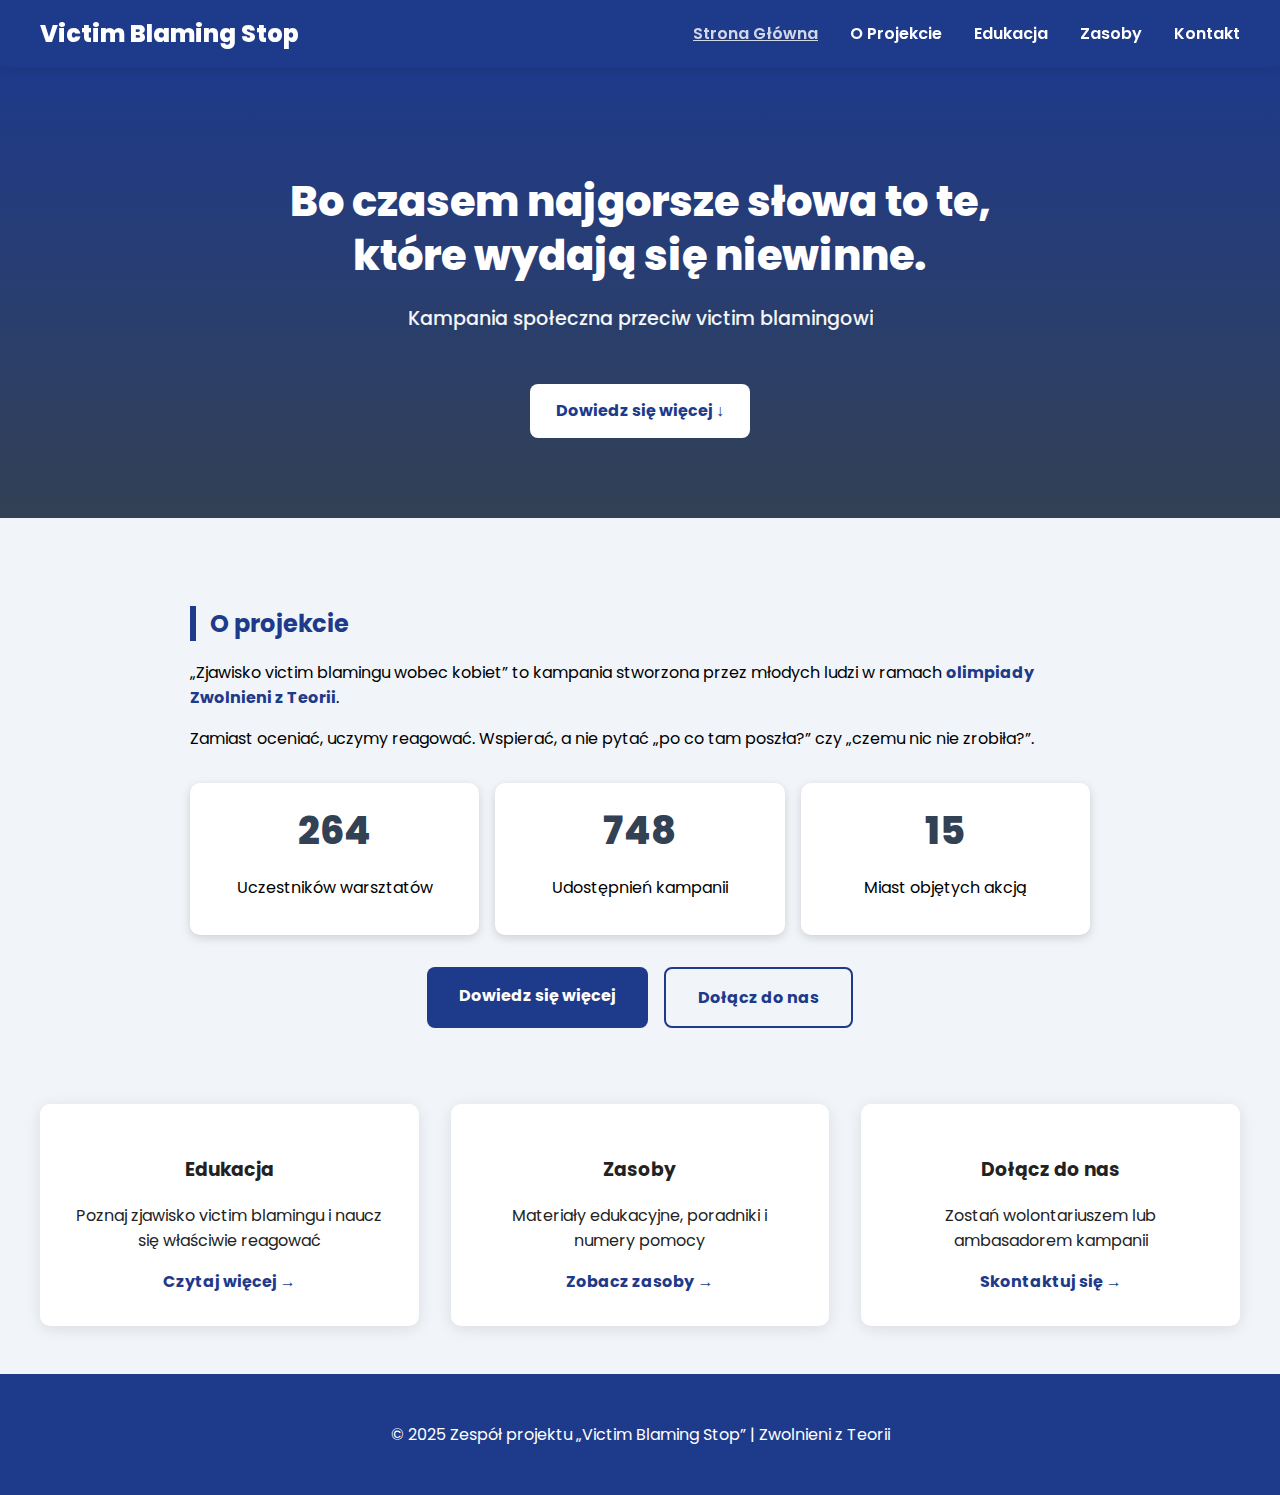
<file: index.html>
<!DOCTYPE html>
<html lang="pl">
<head>
  <meta charset="UTF-8" />
  <meta name="viewport" content="width=device-width, initial-scale=1.0" />
  <title>Victim Blaming Stop - Strona Główna</title>
  <link rel="stylesheet" href="style.css" />
  <link href="https://fonts.googleapis.com/css2?family=Poppins:wght@400;600;800&display=swap" rel="stylesheet">
</head>

<body>
  <nav class="navbar">
    <div class="nav-container">
      <a href="index.html" class="nav-logo">Victim Blaming Stop</a>
      <div class="nav-menu">
        <a href="index.html" class="nav-link active">Strona Główna</a>
        <a href="o-projekcie.html" class="nav-link">O Projekcie</a>
        <a href="edukacja.html" class="nav-link">Edukacja</a>
        <a href="zasoby.html" class="nav-link">Zasoby</a>
        <a href="kontakt.html" class="nav-link">Kontakt</a>
      </div>
    </div>
  </nav>

  <header>
    <div class="header-content">
      <h1>Bo czasem najgorsze słowa to te, które wydają się niewinne.</h1>
      <p class="subtitle">Kampania społeczna przeciw victim blamingowi</p>
      <a href="o-projekcie.html" class="scroll-btn">Dowiedz się więcej ↓</a>
    </div>
  </header>

  <section class="intro" id="intro">
    <h2>O projekcie</h2>
    <p>
      „Zjawisko victim blamingu wobec kobiet” to kampania stworzona przez młodych ludzi w ramach 
      <strong class="highlight">olimpiady Zwolnieni z Teorii</strong>. 
    </p>
    <p>
      Zamiast oceniać, uczymy reagować. Wspierać, a nie pytać „po co tam poszła?” czy „czemu nic nie zrobiła?”.
    </p>

    <div class="stats">
      <div class="stat">
        <div class="number" id="counter1">0</div>
        <p>Uczestników warsztatów</p>
      </div>
      <div class="stat">
        <div class="number" id="counter2">0</div>
        <p>Udostępnień kampanii</p>
      </div>
      <div class="stat">
        <div class="number" id="counter3">0</div>
        <p>Miast objętych akcją</p>
      </div>
    </div>
    
    <div class="cta-buttons">
      <a href="edukacja.html" class="cta-btn">Dowiedz się więcej</a>
      <a href="kontakt.html" class="cta-btn secondary">Dołącz do nas</a>
    </div>
  </section>

  <section class="preview-sections">
    <div class="preview-card">
      <h3>Edukacja</h3>
      <p>Poznaj zjawisko victim blamingu i naucz się właściwie reagować</p>
      <a href="edukacja.html" class="preview-link">Czytaj więcej →</a>
    </div>
    
    <div class="preview-card">
      <h3>Zasoby</h3>
      <p>Materiały edukacyjne, poradniki i numery pomocy</p>
      <a href="zasoby.html" class="preview-link">Zobacz zasoby →</a>
    </div>
    
    <div class="preview-card">
      <h3>Dołącz do nas</h3>
      <p>Zostań wolontariuszem lub ambasadorem kampanii</p>
      <a href="kontakt.html" class="preview-link">Skontaktuj się →</a>
    </div>
  </section>
  <footer>
    <div class="footer-content">
      <p>© 2025 Zespół projektu „Victim Blaming Stop” | Zwolnieni z Teorii</p>
    </div>
  </footer>

  <script src="script.js"></script>
</body>
</html>
</file>
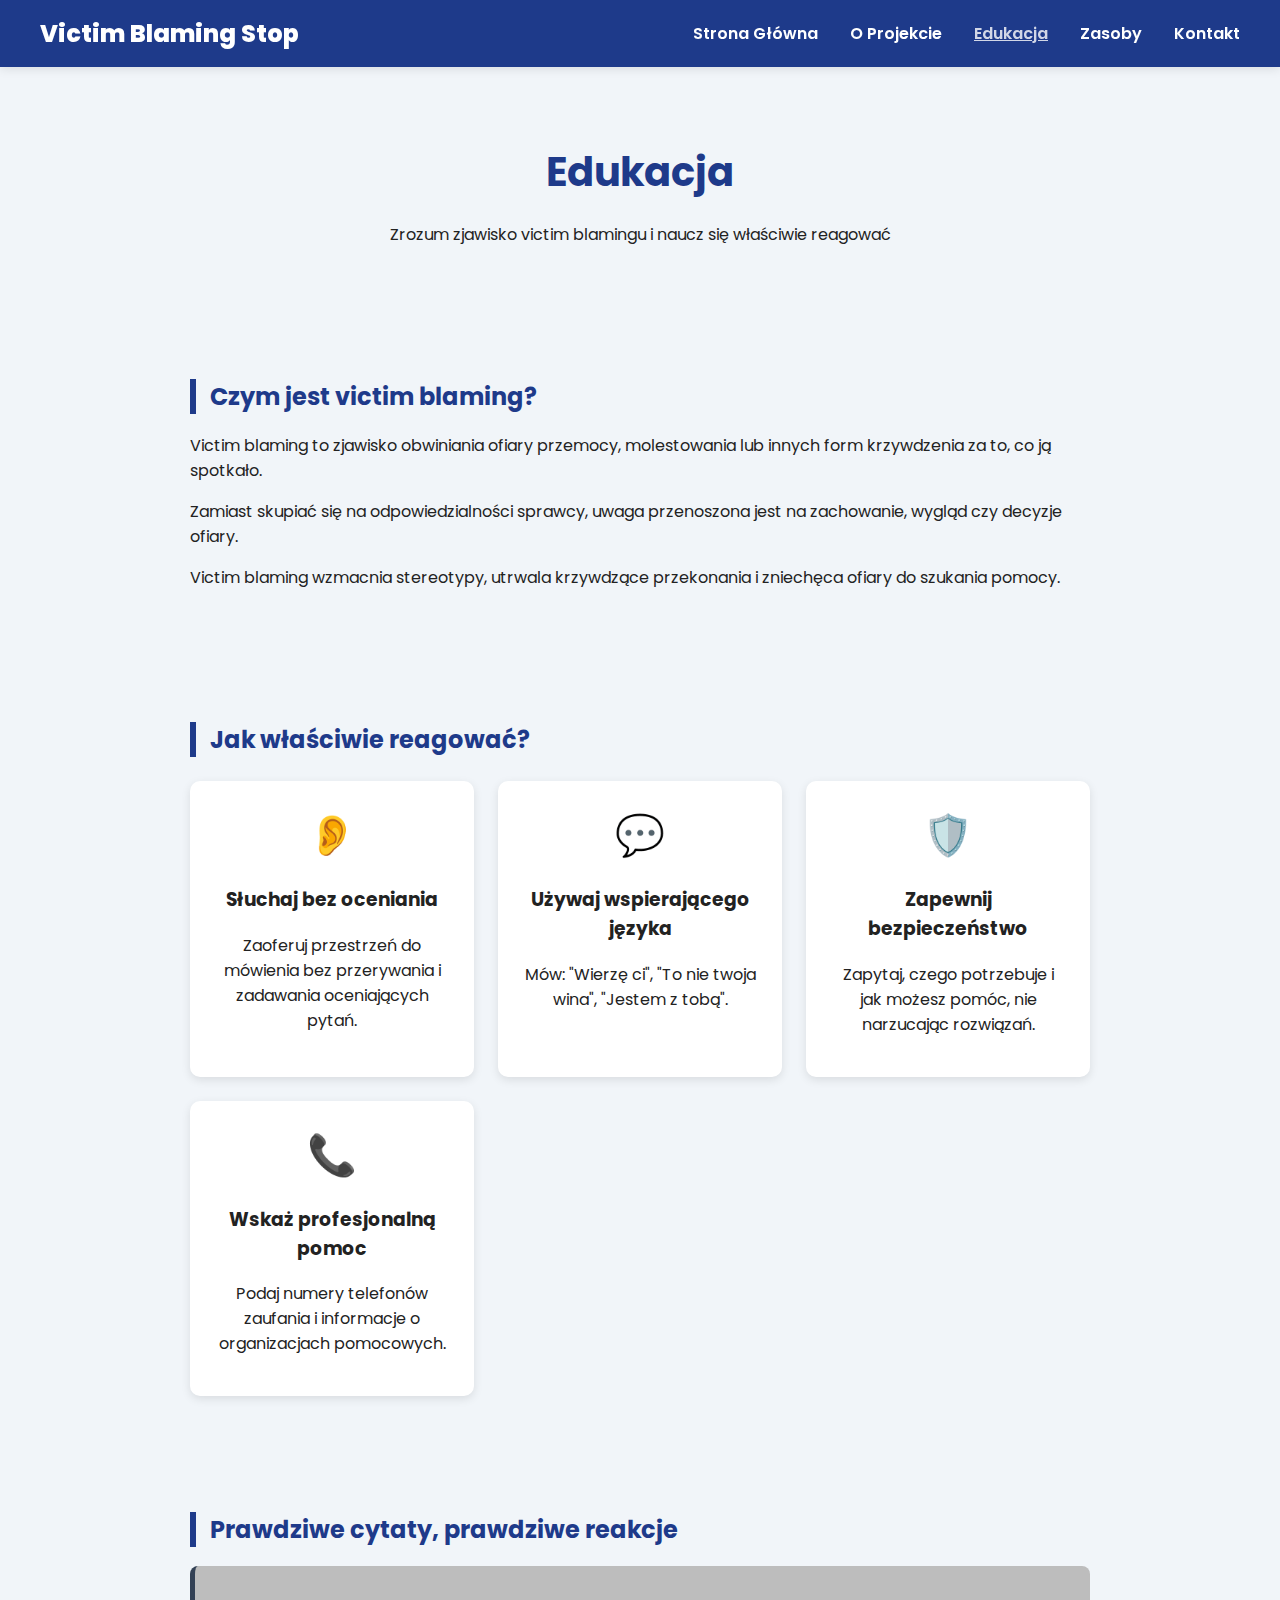
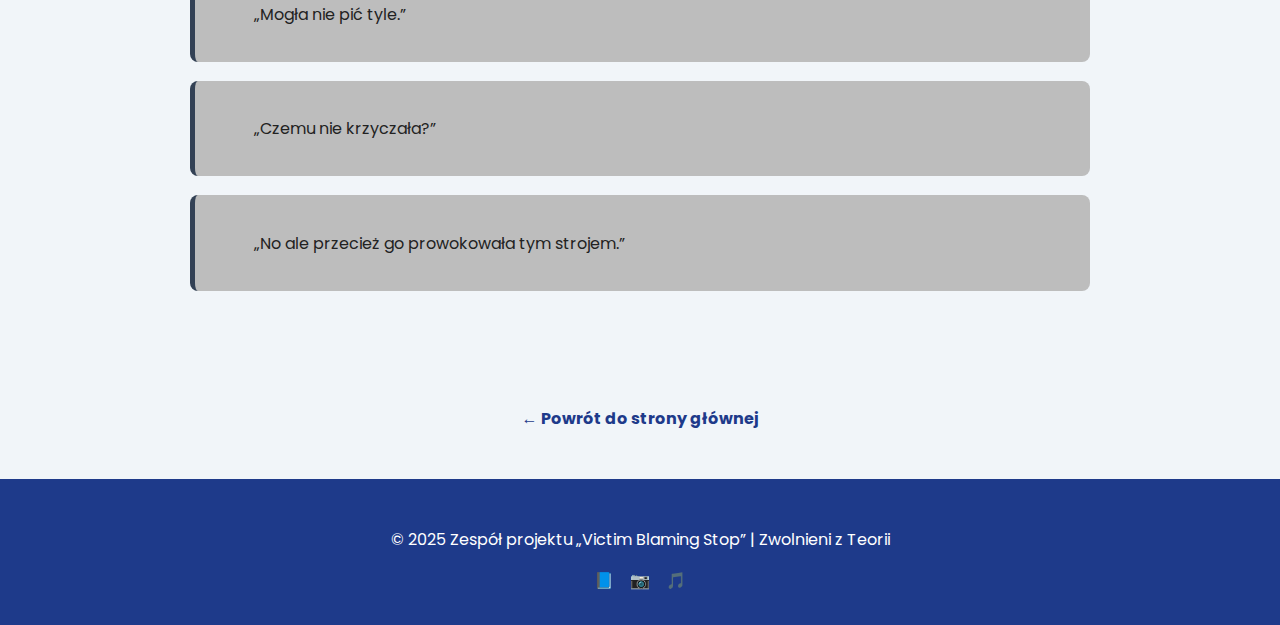
<file: edukacja.html>
<!DOCTYPE html>
<html lang="pl">
<head>
  <meta charset="UTF-8" />
  <meta name="viewport" content="width=device-width, initial-scale=1.0" />
  <title>Edukacja - Victim Blaming Stop</title>
  <link rel="stylesheet" href="style.css" />
  <link href="https://fonts.googleapis.com/css2?family=Poppins:wght@400;600;800&display=swap" rel="stylesheet">
</head>

<body>
  <nav class="navbar">
    <div class="nav-container">
      <a href="index.html" class="nav-logo">Victim Blaming Stop</a>
      <div class="nav-menu">
        <a href="index.html" class="nav-link">Strona Główna</a>
        <a href="o-projekcie.html" class="nav-link">O Projekcie</a>
        <a href="edukacja.html" class="nav-link active">Edukacja</a>
        <a href="zasoby.html" class="nav-link">Zasoby</a>
        <a href="kontakt.html" class="nav-link">Kontakt</a>
      </div>
    </div>
  </nav>

  <section class="page-header">
    <h1>Edukacja</h1>
    <p>Zrozum zjawisko victim blamingu i naucz się właściwie reagować</p>
  </section>

  <section class="definition">
    <h2>Czym jest victim blaming?</h2>
    <div class="definition-content">
      <p>Victim blaming to zjawisko obwiniania ofiary przemocy, molestowania lub innych form krzywdzenia za to, co ją spotkało.</p>
      <p>Zamiast skupiać się na odpowiedzialności sprawcy, uwaga przenoszona jest na zachowanie, wygląd czy decyzje ofiary.</p>
      <p>Victim blaming wzmacnia stereotypy, utrwala krzywdzące przekonania i zniechęca ofiary do szukania pomocy.</p>
    </div>
  </section>

  <section class="how-to-respond">
    <h2>Jak właściwie reagować?</h2>
    <div class="response-guide">
      <div class="response-item">
        <div class="response-icon">👂</div>
        <h3>Słuchaj bez oceniania</h3>
        <p>Zaoferuj przestrzeń do mówienia bez przerywania i zadawania oceniających pytań.</p>
      </div>
      <div class="response-item">
        <div class="response-icon">💬</div>
        <h3>Używaj wspierającego języka</h3>
        <p>Mów: "Wierzę ci", "To nie twoja wina", "Jestem z tobą".</p>
      </div>
      <div class="response-item">
        <div class="response-icon">🛡️</div>
        <h3>Zapewnij bezpieczeństwo</h3>
        <p>Zapytaj, czego potrzebuje i jak możesz pomóc, nie narzucając rozwiązań.</p>
      </div>
      <div class="response-item">
        <div class="response-icon">📞</div>
        <h3>Wskaż profesjonalną pomoc</h3>
        <p>Podaj numery telefonów zaufania i informacje o organizacjach pomocowych.</p>
      </div>
    </div>
  </section>

  <section class="quotes">
    <h2>Prawdziwe cytaty, prawdziwe reakcje</h2>
    <div class="quote-box">
      <blockquote>„Mogła nie pić tyle.”</blockquote>
      <p class="reaction">Kontrreakcja: „To nie alkohol jest winny. To osoba, która przekroczyła granice.”</p>
    </div>
    <div class="quote-box">
      <blockquote>„Czemu nie krzyczała?”</blockquote>
      <p class="reaction">Kontrreakcja: „Zamrożenie to naturalna reakcja na traumę. Nie oceniaj.”</p>
    </div>
    <div class="quote-box">
      <blockquote>„No ale przecież go prowokowała tym strojem.”</blockquote>
      <p class="reaction">Kontrreakcja: „Nikt nie ma prawa naruszać czyjejś nietykalności, niezależnie od ubioru.”</p>
    </div>
  </section>

  <div class="back-to-home">
    <a href="index.html" class="back-btn">← Powrót do strony głównej</a>
  </div>

  <footer>
    <div class="footer-content">
      <p>© 2025 Zespół projektu „Victim Blaming Stop” | Zwolnieni z Teorii</p>
      <div class="social-links">
        <a href="#" aria-label="Facebook">📘</a>
        <a href="#" aria-label="Instagram">📷</a>
        <a href="#" aria-label="TikTok">🎵</a>
      </div>
    </div>
  </footer>

  <script src="script.js"></script>
</body>
</html>
</file>
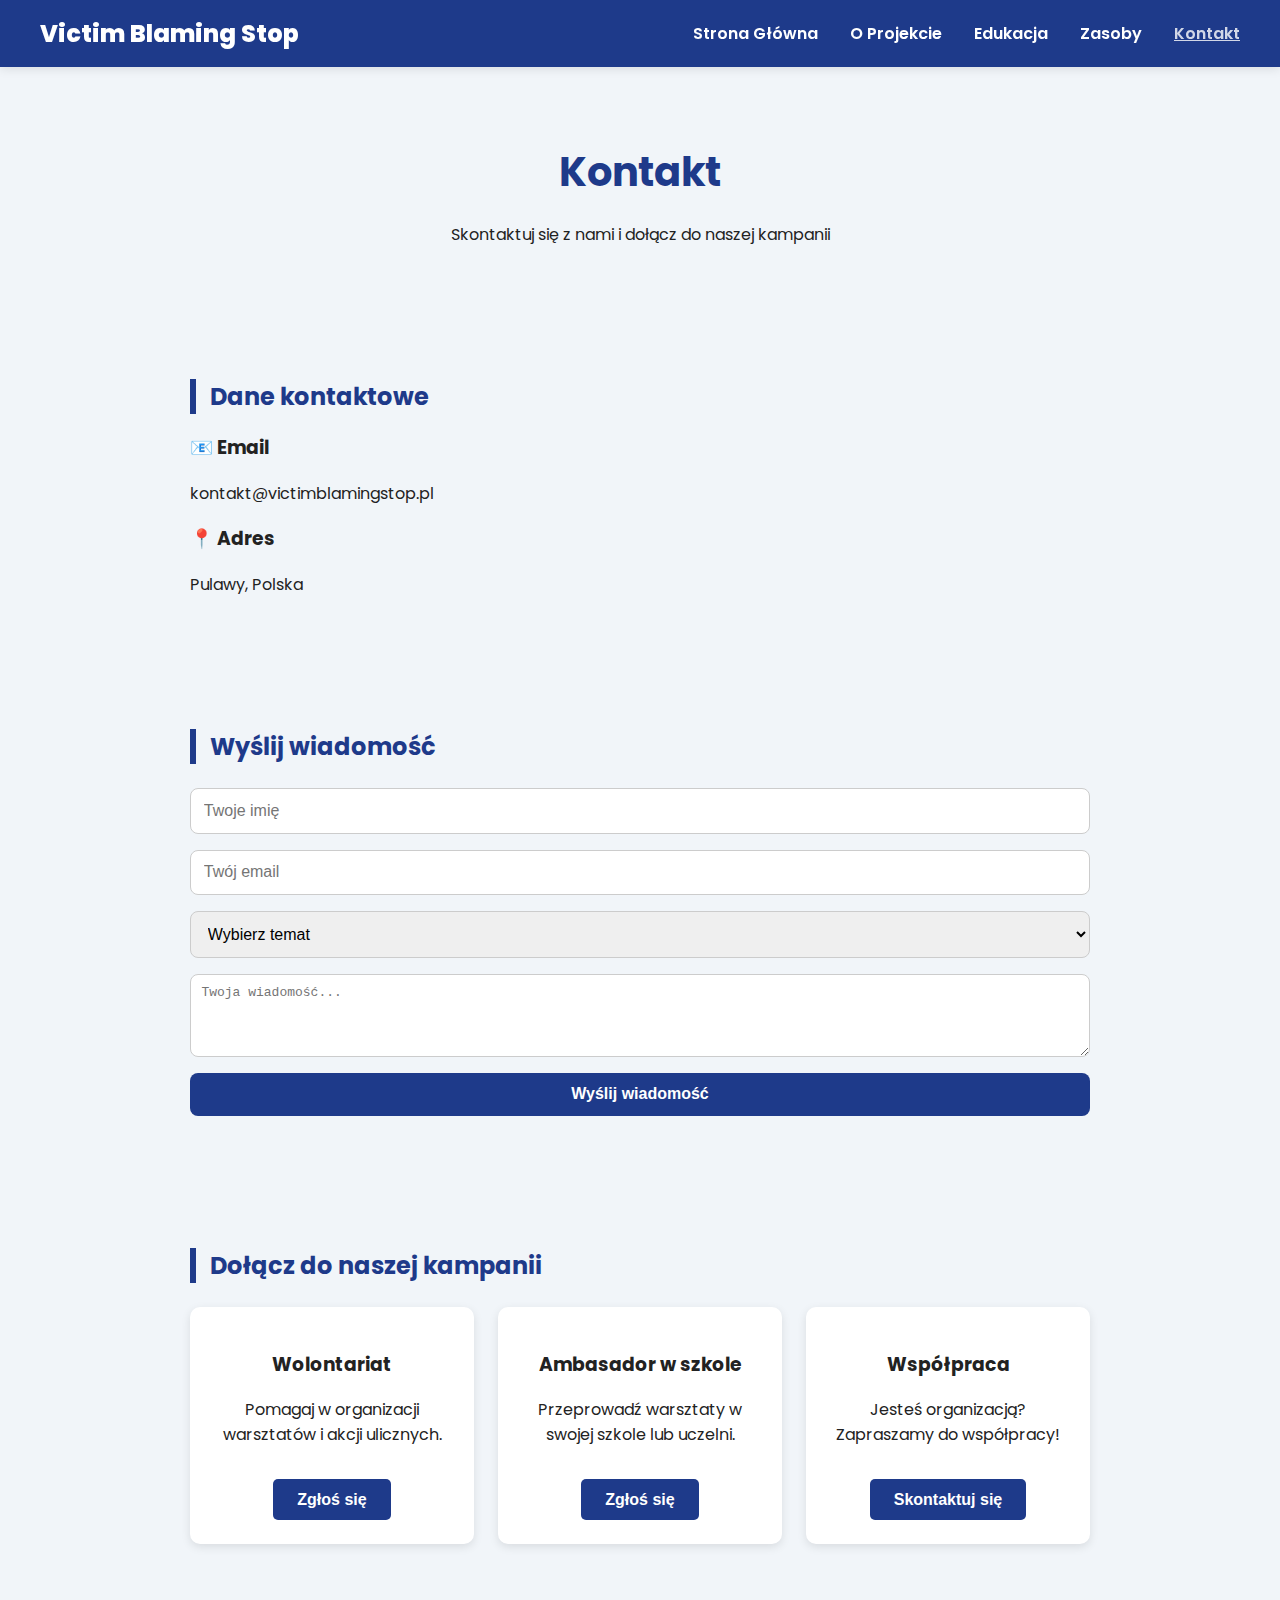
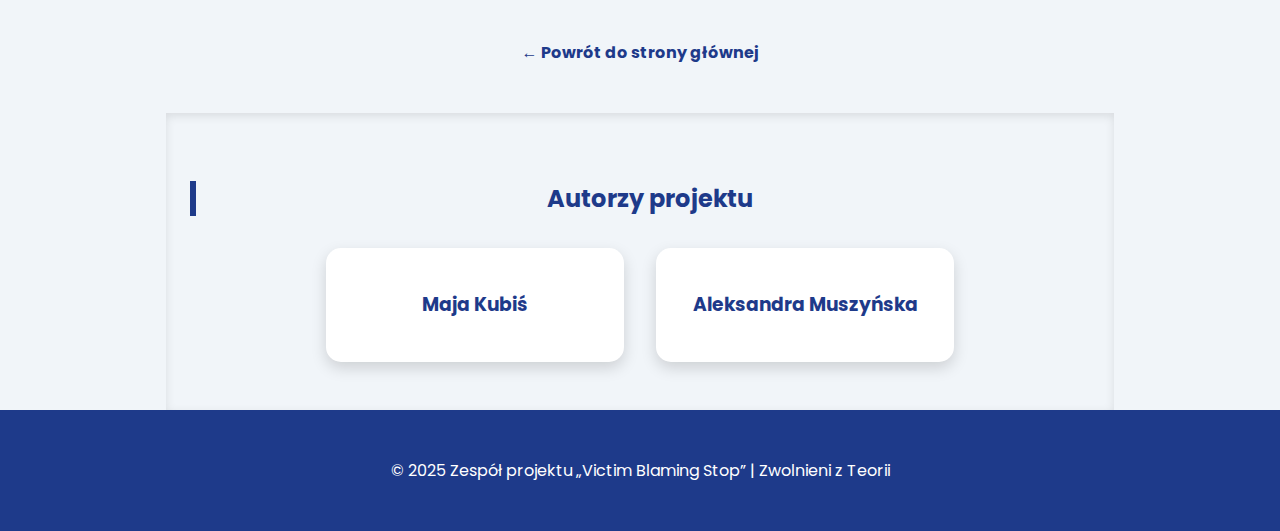
<file: kontakt.html>
<!DOCTYPE html>
<html lang="pl">
<head>
  <meta charset="UTF-8" />
  <meta name="viewport" content="width=device-width, initial-scale=1.0" />
  <title>Kontakt - Victim Blaming Stop</title>
  <link rel="stylesheet" href="style.css" />
  <link href="https://fonts.googleapis.com/css2?family=Poppins:wght@400;600;800&display=swap" rel="stylesheet">
</head>

<body>
  <nav class="navbar">
    <div class="nav-container">
      <a href="index.html" class="nav-logo">Victim Blaming Stop</a>
      <div class="nav-menu">
        <a href="index.html" class="nav-link">Strona Główna</a>
        <a href="o-projekcie.html" class="nav-link">O Projekcie</a>
        <a href="edukacja.html" class="nav-link">Edukacja</a>
        <a href="zasoby.html" class="nav-link">Zasoby</a>
        <a href="kontakt.html" class="nav-link active">Kontakt</a>
      </div>
    </div>
  </nav>

  <section class="page-header">
    <h1>Kontakt</h1>
    <p>Skontaktuj się z nami i dołącz do naszej kampanii</p>
  </section>

  <section class="contact-info">
    <h2>Dane kontaktowe</h2>
    <div class="contact-details">
      <div class="contact-item">
        <h3>📧 Email</h3>
        <p>kontakt@victimblamingstop.pl</p>
      </div>
      <div class="contact-item">
        <h3>📍 Adres</h3>
        <p>Pulawy, Polska</p>
      </div>
      <div class="contact-item">
      </div>
    </div>
  </section>

  <section class="contact-form-section">
    <h2>Wyślij wiadomość</h2>
    <form id="contactForm" class="contact-form">
      <input type="text" id="name" placeholder="Twoje imię" required />
      <input type="email" id="email" placeholder="Twój email" required />
      <select id="subject" required>
        <option value="">Wybierz temat</option>
        <option value="volunteer">Wolontariat</option>
        <option value="ambassador">Ambasador w szkole</option>
        <option value="cooperation">Współpraca</option>
        <option value="question">Pytanie</option>
        <option value="other">Inne</option>
      </select>
      <textarea id="message" rows="4" placeholder="Twoja wiadomość..." required></textarea>
      <button type="submit">Wyślij wiadomość</button>
    </form>
    <p id="formResponse"></p>
  </section>

  <section class="join-us"><!-- Miejsce rozwojowe, tzn. w przyszlosci mozna dodac opcje do dolaczenia -->
    <h2>Dołącz do naszej kampanii</h2>
    <div class="join-options">
      <div class="join-option">
        <h3>Wolontariat</h3>
        <p>Pomagaj w organizacji warsztatów i akcji ulicznych.</p>
        <button class="join-btn" data-type="volunteer">Zgłoś się</button>
      </div>
      <div class="join-option">
        <h3>Ambasador w szkole</h3>
        <p>Przeprowadź warsztaty w swojej szkole lub uczelni.</p>
        <button class="join-btn" data-type="ambassador">Zgłoś się</button>
      </div>
      <div class="join-option">
        <h3>Współpraca</h3>
        <p>Jesteś organizacją? Zapraszamy do współpracy!</p>
        <button class="join-btn" data-type="cooperation">Skontaktuj się</button>
      </div>
    </div>
  </section>

  <div class="back-to-home">
    <a href="index.html" class="back-btn">← Powrót do strony głównej</a>
  </div>
 <section class="authors">
    <h2>Autorzy projektu</h2>
    <div class="authors-container">
      <div class="author">
        <h3>Maja Kubiś</h3>
      </div>
      <div class="author">
        <h3>Aleksandra Muszyńska</h3>
      </div>
      </div>
    </div>
  </section>
  <footer>
    <div class="footer-content">
      <p>© 2025 Zespół projektu „Victim Blaming Stop” | Zwolnieni z Teorii</p>
    </div>
  </footer>

  <script src="script.js"></script>
</body>
</html>
</file>
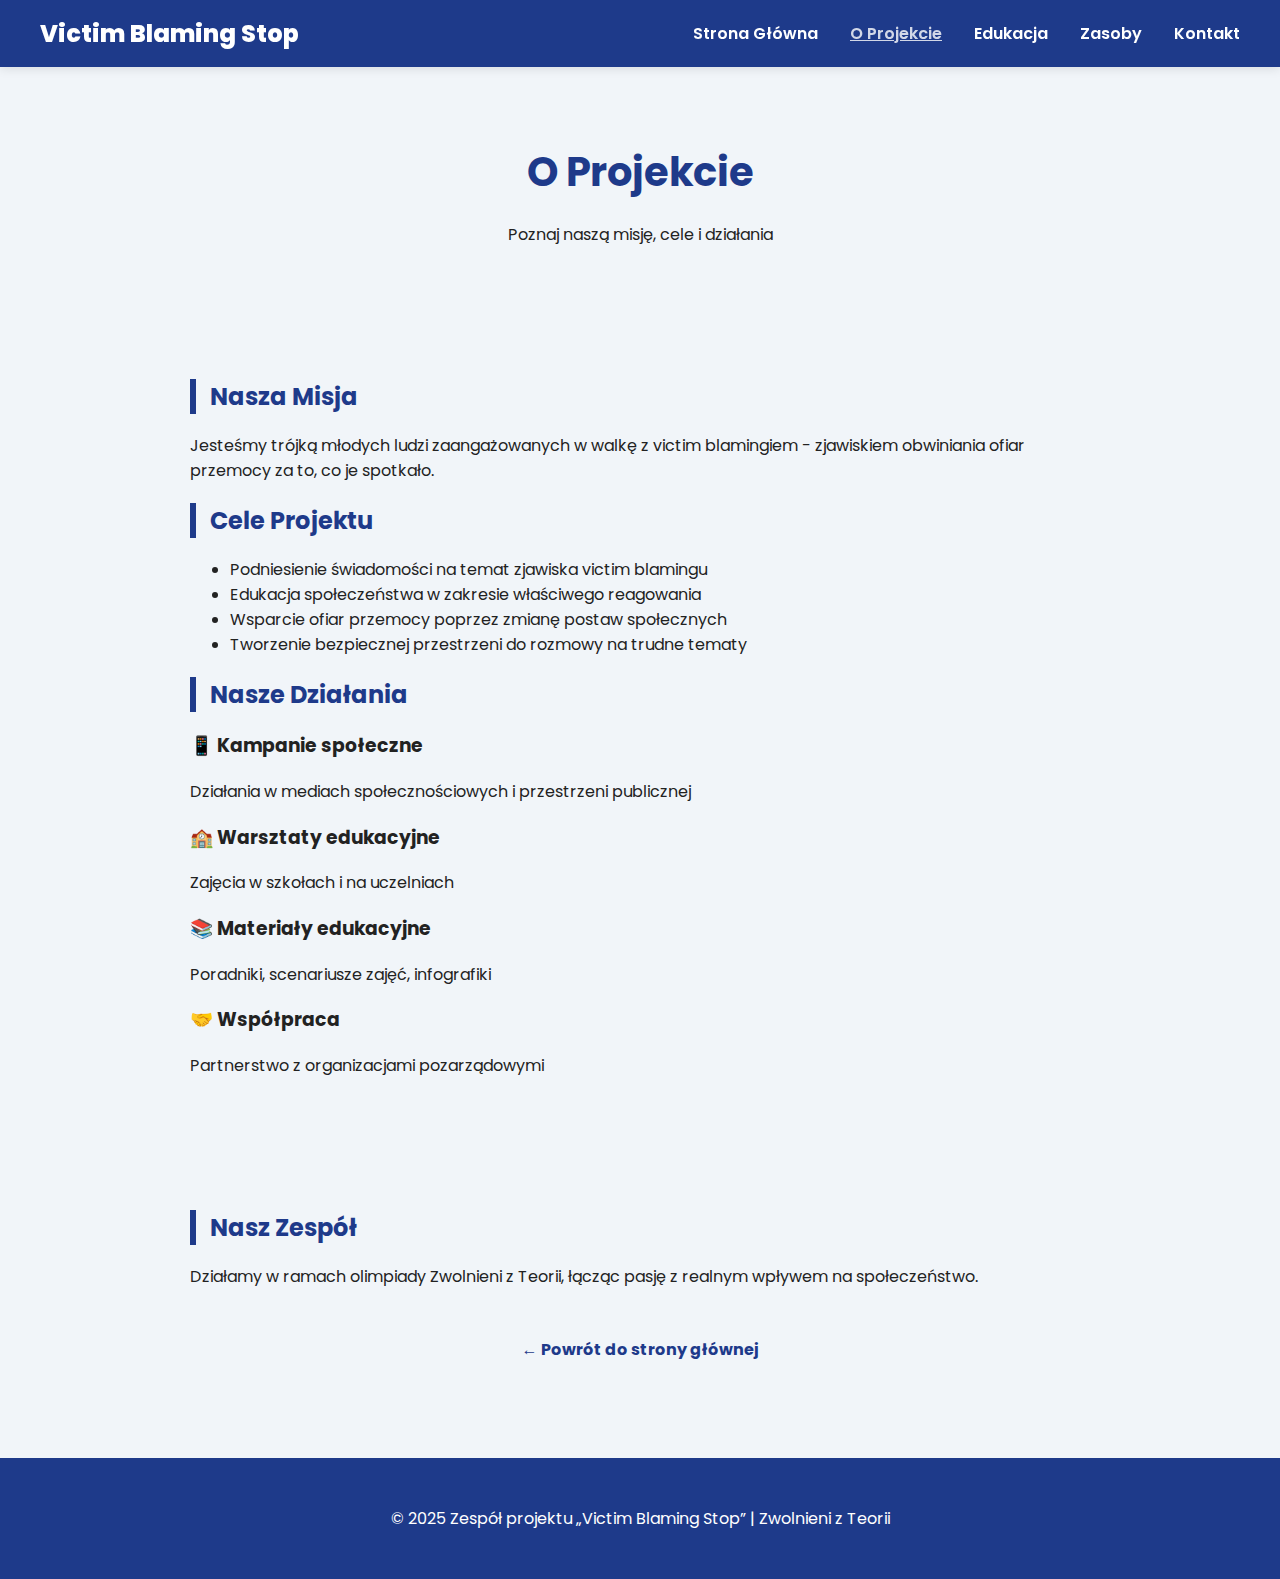
<file: o-projekcie.html>
<!DOCTYPE html>
<html lang="pl">
<head>
  <meta charset="UTF-8" />
  <meta name="viewport" content="width=device-width, initial-scale=1.0" />
  <title>O Projekcie - Victim Blaming Stop</title>
  <link rel="stylesheet" href="style.css" />
  <link href="https://fonts.googleapis.com/css2?family=Poppins:wght@400;600;800&display=swap" rel="stylesheet">
</head>

<body>
  <nav class="navbar">
    <div class="nav-container">
      <a href="index.html" class="nav-logo">Victim Blaming Stop</a>
      <div class="nav-menu">
        <a href="index.html" class="nav-link">Strona Główna</a>
        <a href="o-projekcie.html" class="nav-link active">O Projekcie</a>
        <a href="edukacja.html" class="nav-link">Edukacja</a>
        <a href="zasoby.html" class="nav-link">Zasoby</a>
        <a href="kontakt.html" class="nav-link">Kontakt</a>
      </div>
    </div>
  </nav>

  <section class="page-header">
    <h1>O Projekcie</h1>
    <p>Poznaj naszą misję, cele i działania</p>
  </section>

  <section class="about-content">
    <div class="about-text">
      <h2>Nasza Misja</h2>
      <p>Jesteśmy trójką młodych ludzi zaangażowanych w walkę z victim blamingiem - zjawiskiem obwiniania ofiar przemocy za to, co je spotkało.</p>
      
      <h2>Cele Projektu</h2>
      <ul>
        <li>Podniesienie świadomości na temat zjawiska victim blamingu</li>
        <li>Edukacja społeczeństwa w zakresie właściwego reagowania</li>
        <li>Wsparcie ofiar przemocy poprzez zmianę postaw społecznych</li>
        <li>Tworzenie bezpiecznej przestrzeni do rozmowy na trudne tematy</li>
      </ul>

      <h2>Nasze Działania</h2>
      <div class="actions-grid">
        <div class="action-item">
          <h3>📱 Kampanie społeczne</h3>
          <p>Działania w mediach społecznościowych i przestrzeni publicznej</p>
        </div>
        <div class="action-item">
          <h3>🏫 Warsztaty edukacyjne</h3>
          <p>Zajęcia w szkołach i na uczelniach</p>
        </div>
        <div class="action-item">
          <h3>📚 Materiały edukacyjne</h3>
          <p>Poradniki, scenariusze zajęć, infografiki</p>
        </div>
        <div class="action-item">
          <h3>🤝 Współpraca</h3>
          <p>Partnerstwo z organizacjami pozarządowymi</p>
        </div>
      </div>
    </div>
  </section>

  <section class="team">
    <h2>Nasz Zespół</h2>
    <p>Działamy w ramach olimpiady Zwolnieni z Teorii, łącząc pasję z realnym wpływem na społeczeństwo.</p>
    
    <div class="back-to-home">
      <a href="index.html" class="back-btn">← Powrót do strony głównej</a>
    </div>
  </section>

  <footer>
    <div class="footer-content">
      <p>© 2025 Zespół projektu „Victim Blaming Stop” | Zwolnieni z Teorii</p>
    </div>
  </footer>
</body>

</html>
</file>
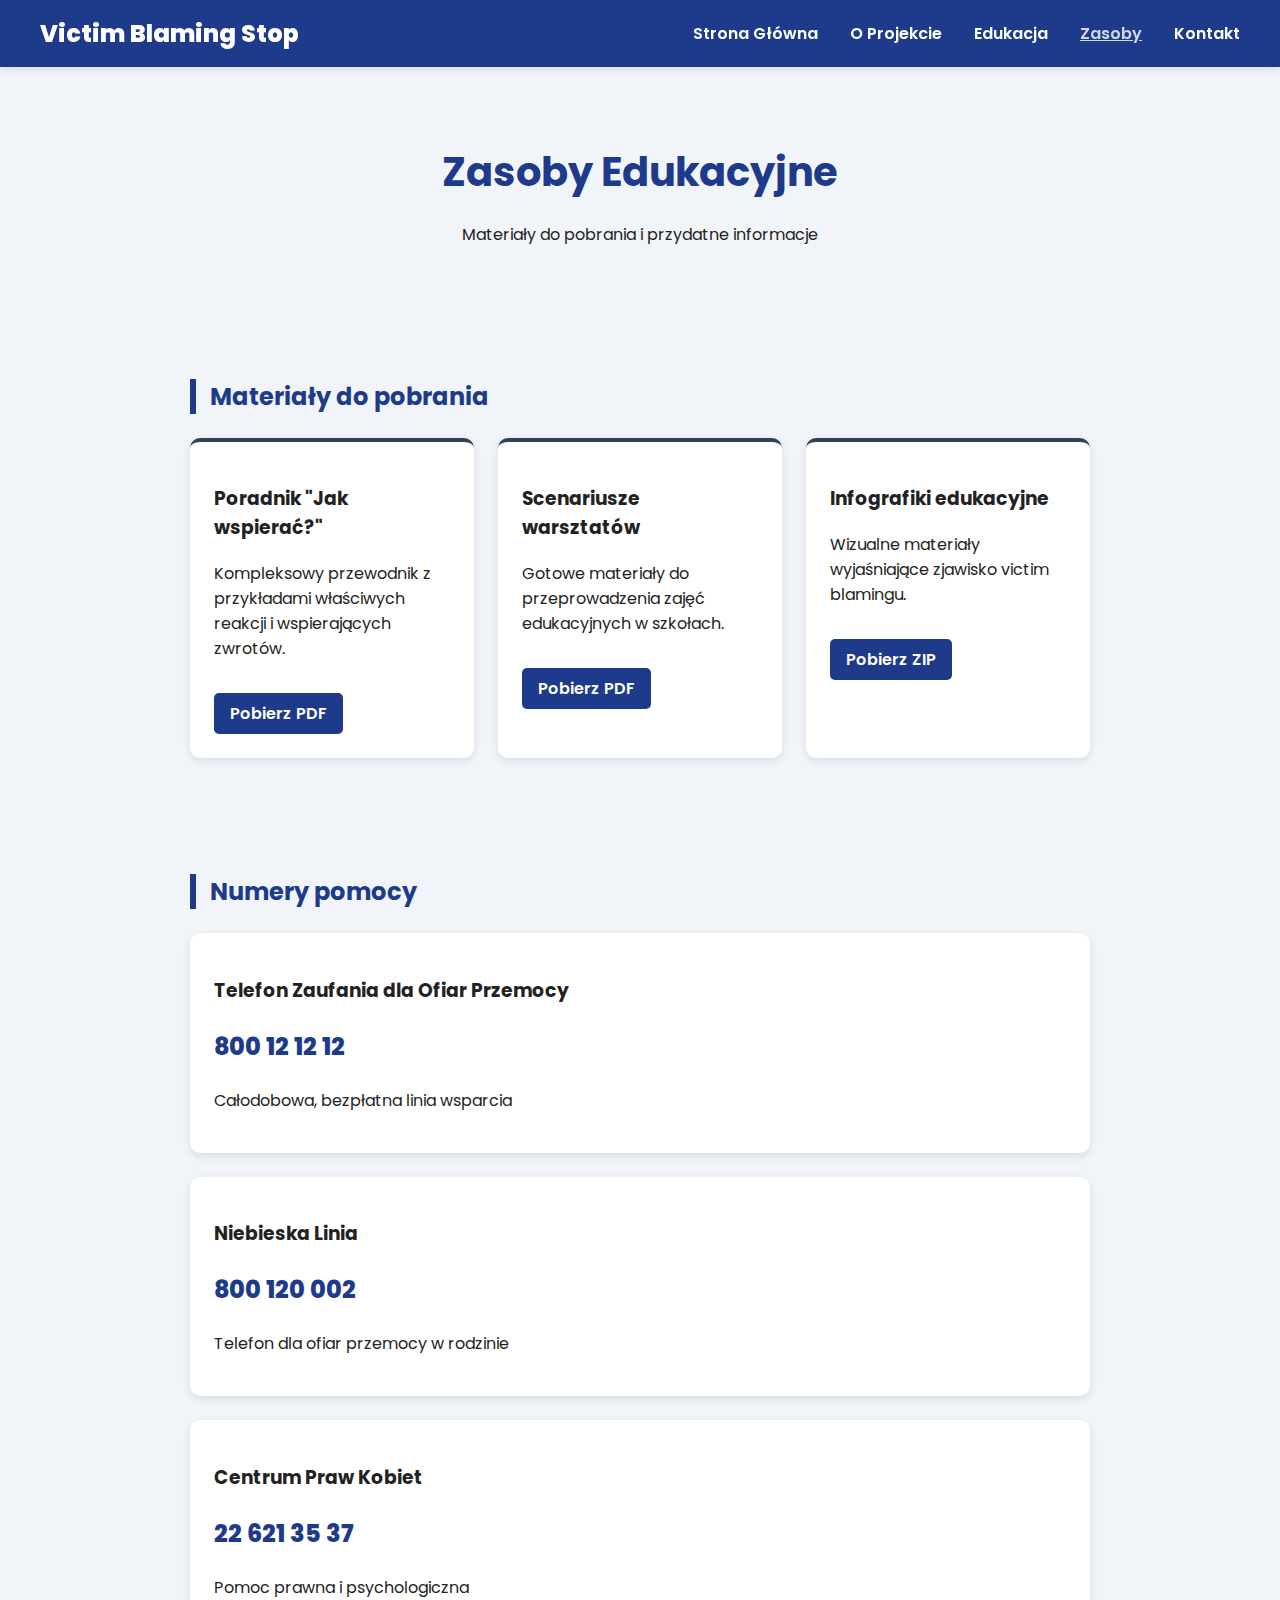
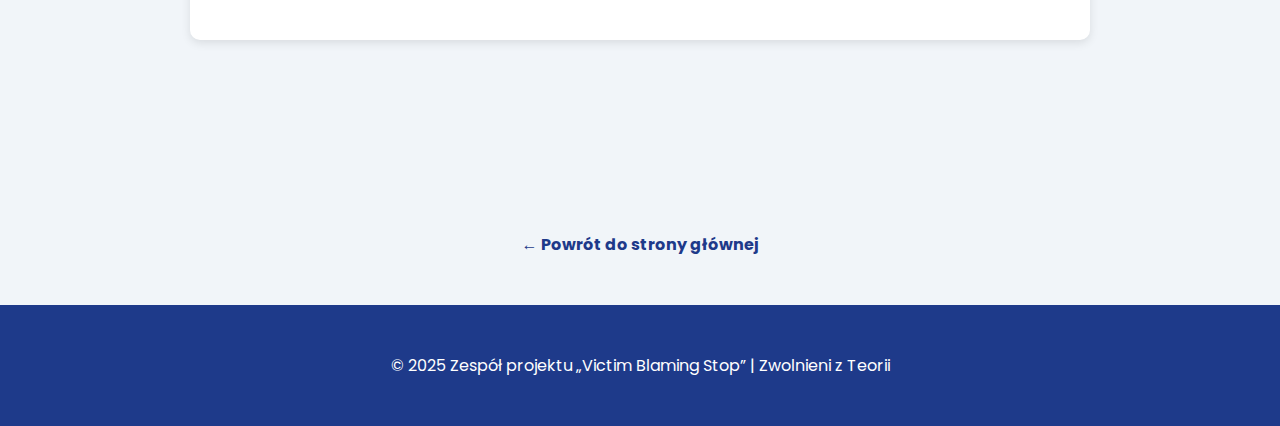
<file: zasoby.html>
<!DOCTYPE html>
<html lang="pl">
<head>
  <meta charset="UTF-8" />
  <meta name="viewport" content="width=device-width, initial-scale=1.0" />
  <title>Zasoby - Victim Blaming Stop</title>
  <link rel="stylesheet" href="style.css" />
  <link href="https://fonts.googleapis.com/css2?family=Poppins:wght@400;600;800&display=swap" rel="stylesheet">
</head>

<body>
  <nav class="navbar">
    <div class="nav-container">
      <a href="index.html" class="nav-logo">Victim Blaming Stop</a>
      <div class="nav-menu">
        <a href="index.html" class="nav-link">Strona Główna</a>
        <a href="o-projekcie.html" class="nav-link">O Projekcie</a>
        <a href="edukacja.html" class="nav-link">Edukacja</a>
        <a href="zasoby.html" class="nav-link active">Zasoby</a>
        <a href="kontakt.html" class="nav-link">Kontakt</a>
      </div>
    </div>
  </nav>

  <section class="page-header">
    <h1>Zasoby Edukacyjne</h1>
    <p>Materiały do pobrania i przydatne informacje</p>
  </section>

  <section class="resources">
    <h2>Materiały do pobrania</h2><!--Miejsce rozwojowe, tzn. w przyszlosci mozna dodac materialy-->
    <div class="resources-grid">
      <div class="resource-card">
        <h3>Poradnik "Jak wspierać?"</h3>
        <p>Kompleksowy przewodnik z przykładami właściwych reakcji i wspierających zwrotów.</p>
        <a href="#" class="resource-link">Pobierz PDF</a>
      </div>
      <div class="resource-card">
        <h3>Scenariusze warsztatów</h3>
        <p>Gotowe materiały do przeprowadzenia zajęć edukacyjnych w szkołach.</p>
        <a href="#" class="resource-link">Pobierz PDF</a>
      </div>
      <div class="resource-card">
        <h3>Infografiki edukacyjne</h3>
        <p>Wizualne materiały wyjaśniające zjawisko victim blamingu.</p>
        <a href="#" class="resource-link">Pobierz ZIP</a>
      </div>
    </div>
  </section>

  <section class="help-numbers">
    <h2>Numery pomocy</h2>
    <div class="help-list">
      <div class="help-item">
        <h3>Telefon Zaufania dla Ofiar Przemocy</h3>
        <p class="number">800 12 12 12</p>
        <p>Całodobowa, bezpłatna linia wsparcia</p>
      </div>
      <div class="help-item">
        <h3>Niebieska Linia</h3>
        <p class="number">800 120 002</p>
        <p>Telefon dla ofiar przemocy w rodzinie</p>
      </div>
      <div class="help-item">
        <h3>Centrum Praw Kobiet</h3>
        <p class="number">22 621 35 37</p>
        <p>Pomoc prawna i psychologiczna</p>
      </div>
    </div>
  </section>

  <section class="organizations">
  </section>

  <div class="back-to-home">
    <a href="index.html" class="back-btn">← Powrót do strony głównej</a>
  </div>
  <footer>
    <div class="footer-content">
      <p>© 2025 Zespół projektu „Victim Blaming Stop” | Zwolnieni z Teorii</p>
    </div>
  </footer>
</body>
</html>
</file>
<file: style.css>
body {
  font-family: 'Poppins', sans-serif;
  margin: 0;
  padding: 0;
  background-color: #F1F5F9;
  color: #222;
  scroll-behavior: smooth;
}

/* NAVIGATION */
.navbar {
  background: #1E3A8A;
  padding: 1em 0;
  box-shadow: 0 2px 10px rgba(0,0,0,0.1);
  position: sticky;
  top: 0;
  z-index: 1000;
}

.nav-container {
  max-width: 1200px;
  margin: 0 auto;
  display: flex;
  justify-content: space-between;
  align-items: center;
  padding: 0 1.5em;
}

.nav-logo {
  color: white;
  font-size: 1.5em;
  font-weight: 800;
  text-decoration: none;
}

.nav-menu {
  display: flex;
  gap: 2em;
}

.nav-link {
  color: white;
  text-decoration: none;
  font-weight: 600;
  transition: opacity 0.3s ease;
}

.nav-link:hover,
.nav-link.active {
  opacity: 0.8;
  text-decoration: underline;
}

/* HEADER */
header {
  background: linear-gradient(180deg, #1E3A8A 0%, #334155 100%);
  color: white;
  text-align: center;
  padding: 5em 2em;
}

.header-content {
  max-width: 800px;
  margin: auto;
}

header h1 {
  font-size: 2.6em;
  font-weight: 800;
  line-height: 1.3;
  margin-bottom: 0.5em;
}

.subtitle {
  font-size: 1.2em;
  opacity: 0.95;
  font-weight: 500;
}

.scroll-btn {
  display: inline-block;
  margin-top: 2em;
  padding: 0.9em 1.6em;
  background-color: white;
  color: #1E3A8A;
  border-radius: 8px;
  font-weight: 700;
  text-decoration: none;
}

/* PAGE HEADER */
.page-header {
  text-align: center;
  padding: 3em 1.5em;
}

.page-header h1 {
  color: #1E3A8A;
  font-size: 2.5em;
  margin-bottom: 0.5em;
}

/* SECTION STYLES */
section {
  padding: 3em 1.5em;
  max-width: 900px;
  margin: auto;
}

h2 {
  color: #1E3A8A;
  border-left: 6px solid #1E3A8A;
  padding-left: 0.6em;
  margin-bottom: 0.8em;
}

.highlight {
  font-weight: 700;
  color: #1E3A8A;
}

/* STATS */
.stats {
  display: flex;
  flex-wrap: wrap;
  justify-content: space-around;
  text-align: center;
  margin-top: 2em;
  gap: 1em;
}

.stat {
  flex: 1;
  min-width: 150px;
  background: white;
  padding: 1.2em;
  border-radius: 10px;
  box-shadow: 0 3px 10px rgba(0,0,0,0.15);
}

.number {
  font-size: 2.4em;
  font-weight: 800;
  color: #334155;
}

/* CTA BUTTONS */
.cta-buttons {
  display: flex;
  gap: 1em;
  margin-top: 2em;
  justify-content: center;
  flex-wrap: wrap;
}

.cta-btn {
  padding: 1em 2em;
  background: #1E3A8A;
  color: white;
  text-decoration: none;
  border-radius: 8px;
  font-weight: 700;
}

.cta-btn.secondary {
  background: transparent;
  color: #1E3A8A;
  border: 2px solid #1E3A8A;
}

/* PREVIEW SECTIONS */
.preview-sections {
  display: grid;
  grid-template-columns: repeat(auto-fit, minmax(300px, 1fr));
  gap: 2em;
  padding: 3em 1.5em;
  max-width: 1200px;
  margin: auto;
}

.preview-card {
  background: white;
  padding: 2em;
  border-radius: 10px;
  box-shadow: 0 3px 15px rgba(0,0,0,0.1);
  text-align: center;
}

.preview-link {
  color: #1E3A8A;
  font-weight: 700;
  text-decoration: none;
}

/* QUOTES */
.quote-box {
  background-color: #bdbdbd;
  padding: 1.2em;
  margin: 1.2em 0;
  border-left: 5px solid #334155;
  border-radius: 8px;
  cursor: pointer;
}

.reaction {
  display: none;
  margin-top: 0.5em;
  font-weight: 600;
  color: #1E3A8A;
}

/* RESPONSE GUIDE */
.response-guide {
  display: grid;
  grid-template-columns: repeat(auto-fit, minmax(250px, 1fr));
  gap: 1.5em;
  margin-top: 1.5em;
}

.response-item {
  background: white;
  padding: 1.5em;
  border-radius: 10px;
  text-align: center;
  box-shadow: 0 3px 10px rgba(0,0,0,0.1);
}

.response-icon {
  font-size: 2.5em;
  margin-bottom: 0.5em;
}

/* RESOURCES */
.resources-grid {
  display: grid;
  grid-template-columns: repeat(auto-fit, minmax(280px, 1fr));
  gap: 1.5em;
  margin-top: 1.5em;
}

.resource-card {
  background: white;
  padding: 1.5em;
  border-radius: 10px;
  box-shadow: 0 3px 10px rgba(0,0,0,0.1);
  border-top: 4px solid #334155;
}

.resource-link {
  display: inline-block;
  margin-top: 1em;
  padding: 0.5em 1em;
  background-color: #1E3A8A;
  color: white;
  text-decoration: none;
  border-radius: 5px;
  font-weight: 600;
}

/* JOIN OPTIONS */
.join-options {
  display: grid;
  grid-template-columns: repeat(auto-fit, minmax(250px, 1fr));
  gap: 1.5em;
  margin-top: 1.5em;
}

.join-option {
  background: white;
  padding: 1.5em;
  border-radius: 10px;
  text-align: center;
  box-shadow: 0 3px 10px rgba(0,0,0,0.1);
}

.join-btn {
  background-color: #1E3A8A;
  color: white;
  border: none;
  padding: 0.7em 1.5em;
  border-radius: 5px;
  cursor: pointer;
  font-weight: 600;
  margin-top: 1em;
}

/* CONTACT FORM */
.contact-form {
  display: flex;
  flex-direction: column;
  gap: 1em;
  margin-top: 1.5em;
}

input, textarea, select {
  padding: 0.8em;
  border: 1px solid #ccc;
  border-radius: 8px;
  font-size: 1em;
}

button {
  background-color: #1E3A8A;
  color: white;
  padding: 0.8em;
  border: none;
  border-radius: 8px;
  cursor: pointer;
  font-size: 1em;
  font-weight: 700;
}

/* HELP NUMBERS */
.help-list {
  display: grid;
  gap: 1.5em;
  margin-top: 1.5em;
}

.help-item {
  background: white;
  padding: 1.5em;
  border-radius: 10px;
  box-shadow: 0 3px 10px rgba(0,0,0,0.1);
}

.help-item .number {
  font-size: 1.5em;
  color: #1E3A8A;
}

/* BACK BUTTON */
.back-to-home {
  text-align: center;
  margin: 3em 0;
}

.back-btn {
  color: #1E3A8A;
  text-decoration: none;
  font-weight: 700;
}

/* FOOTER */
footer {
  background-color: #1E3A8A;
  color: white;
  padding: 2em 1.5em;
}

.footer-content {
  max-width: 1200px;
  margin: 0 auto;
  text-align: center;
}

.social-links {
  display: flex;
  justify-content: center;
  gap: 1em;
  margin-top: 1em;
}

.social-links a {
  color: white;
  text-decoration: none;
}

/* ANIMATIONS */
.intro {
  opacity: 1;
  transform: translateY(20px);
  transition: all 0.8s ease;
  color: black;
}

.intro.visible {
  opacity: 1;
  transform: translateY(0);
}

/* RESPONSIVE */
@media (max-width: 768px) {
  .nav-container {
    flex-direction: column;
    gap: 1em;
  }
  
  .nav-menu {
    flex-wrap: wrap;
    justify-content: center;
    gap: 1em;
  }
  
  header h1 {
    font-size: 2em;
  }
  
  .stats,
  .response-guide,
  .resources-grid,
  .join-options {
    grid-template-columns: 1fr;
  }
  
  .cta-buttons {
    flex-direction: column;
    align-items: center;
  }
}
.authors {
  background-color: #F1F5F9;
  padding: 3em 1.5em;
  text-align: center;
  box-shadow: inset 0 3px 10px rgba(0,0,0,0.1);
}

.authors-container {
  display: flex;
  flex-wrap: wrap;
  justify-content: center;
  gap: 2em;
  margin-top: 2em;
}

.author {
  background: white;
  border-radius: 15px;
  padding: 1.5em;
  width: 250px;
  box-shadow: 0 6px 15px rgba(0,0,0,0.15);
  transition: all 0.3s ease;
}

.author:hover {
  transform: translateY(-5px);
  box-shadow: 0 10px 25px rgba(0,0,0,0.25);
}

.author img {
  width: 120px;
  height: 120px;
  border-radius: 50%;
  object-fit: cover;
  box-shadow: 0 3px 8px rgba(0,0,0,0.25);
}

.author h3 {
  margin-top: 1em;
  color: #1E3A8A;
  font-weight: 700;
}

.author p {
  font-size: 0.95em;
  color: #333;
  margin-top: 0.5em;
}
</file>
